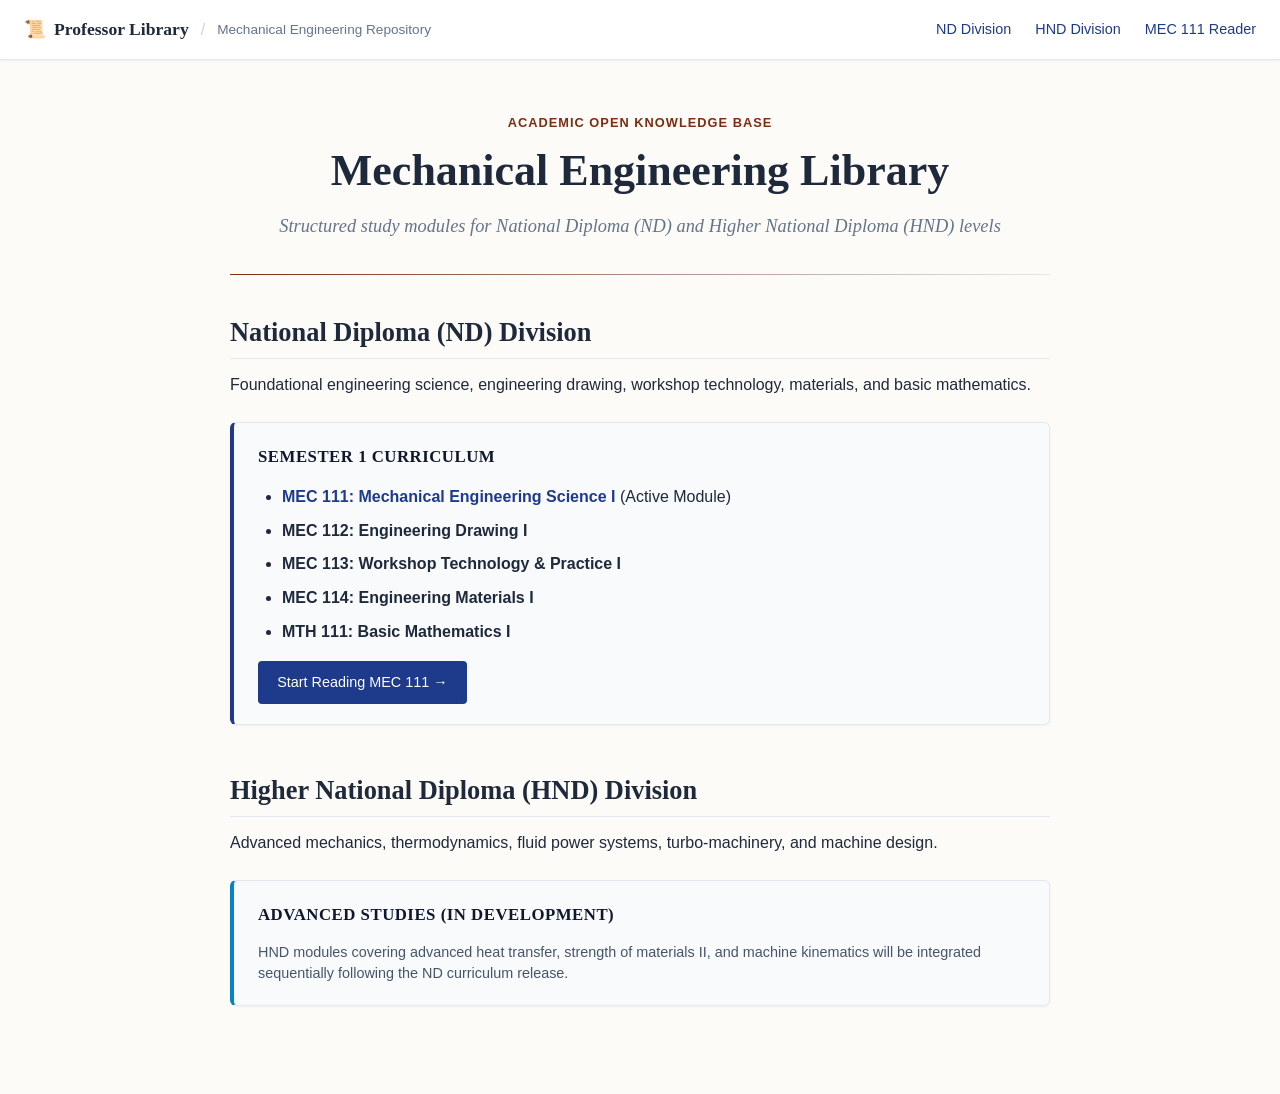
<file: index.html>
<!DOCTYPE html>
<html lang="en">
<head>
    <meta charset="UTF-8">
    <meta name="viewport" content="width=device-width, initial-scale=1.0">
    <title>Professor Library | Mechanical Engineering ND & HND Portal</title>
    <link rel="stylesheet" href="css/style.css">
    <link rel="stylesheet" href="css/library-theme.css">
</head>
<body class="library-portal">

    <!-- Header Navigation -->
    <header class="top-nav">
        <div class="nav-brand">
            <a href="index.html" class="brand-link">
                <span class="library-icon">📜</span>
                <span class="brand-title">Professor Library</span>
            </a>
            <span class="nav-divider">/</span>
            <span class="level-tag">Mechanical Engineering Repository</span>
        </div>
        <nav class="nav-links">
            <a href="#nd-division">ND Division</a>
            <a href="#hnd-division">HND Division</a>
            <a href="nd/semester-1/mechanical-science.html">MEC 111 Reader</a>
        </nav>
    </header>

    <!-- Main Content Container -->
    <main class="reading-canvas" style="padding-top: 3rem;">
        <div class="lecture-content">
            
            <!-- Hero Welcome Banner -->
            <header class="lecture-header" style="text-align: center;">
                <span class="meta-category">Academic Open Knowledge Base</span>
                <h1 style="font-size: 2.75rem;">Mechanical Engineering Library</h1>
                <p class="subtitle">Structured study modules for National Diploma (ND) and Higher National Diploma (HND) levels</p>
            </header>

            <hr class="section-divider">

            <!-- Division Selection Grid -->
            <section id="nd-division" class="lecture-section">
                <h2>National Diploma (ND) Division</h2>
                <p>Foundational engineering science, engineering drawing, workshop technology, materials, and basic mathematics.</p>
                
                <div class="formula-card" style="border-left-color: var(--accent-primary);">
                    <div class="formula-title">Semester 1 Curriculum</div>
                    <ul style="margin-bottom: 1rem;">
                        <li><strong><a href="nd/semester-1/mechanical-science.html">MEC 111: Mechanical Engineering Science I</a></strong> (Active Module)</li>
                        <li><strong>MEC 112: Engineering Drawing I</strong></li>
                        <li><strong>MEC 113: Workshop Technology & Practice I</strong></li>
                        <li><strong>MEC 114: Engineering Materials I</strong></li>
                        <li><strong>MTH 111: Basic Mathematics I</strong></li>
                    </ul>
                    <a href="nd/semester-1/mechanical-science.html" class="btn btn-primary">Start Reading MEC 111 →</a>
                </div>
            </section>

            <section id="hnd-division" class="lecture-section">
                <h2>Higher National Diploma (HND) Division</h2>
                <p>Advanced mechanics, thermodynamics, fluid power systems, turbo-machinery, and machine design.</p>
                
                <div class="formula-card">
                    <div class="formula-title">Advanced Studies (In Development)</div>
                    <p class="formula-caption">HND modules covering advanced heat transfer, strength of materials II, and machine kinematics will be integrated sequentially following the ND curriculum release.</p>
                </div>
            </section>

        </div>
    </main>

    <!-- Scripts -->
    <script src="js/main.js"></script>
</body>
</html>
</file>
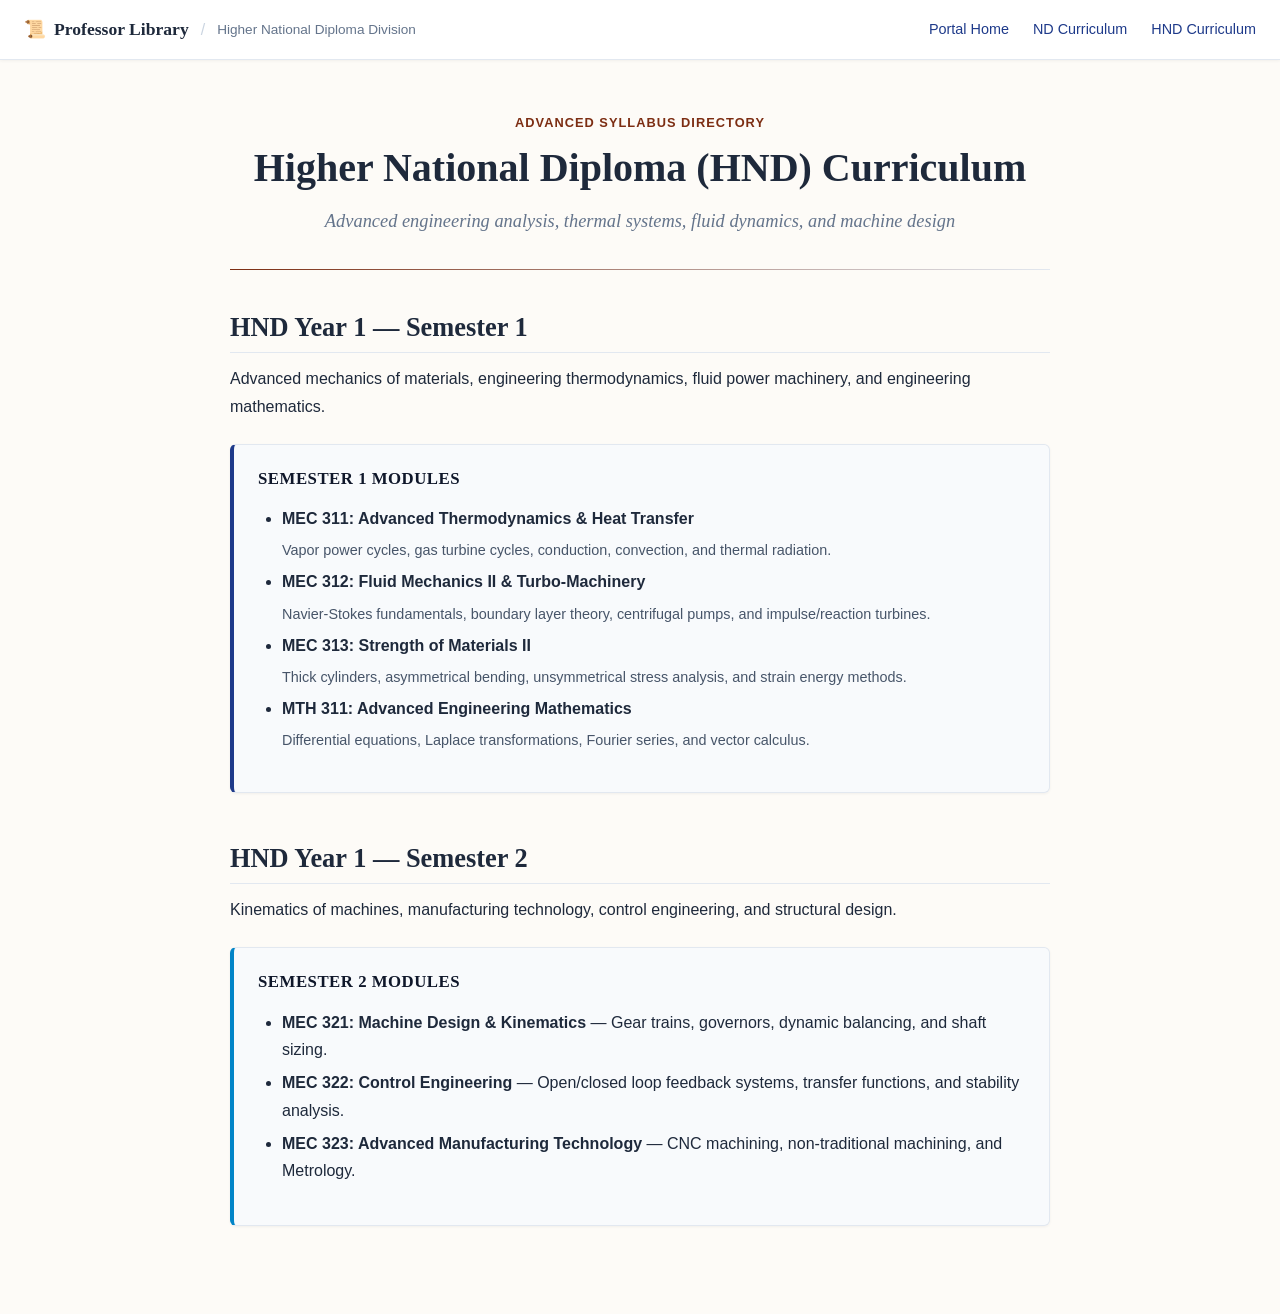
<file: hnd/hnd-index.html>
<!DOCTYPE html>
<html lang="en">
<head>
    <meta charset="UTF-8">
    <meta name="viewport" content="width=device-width, initial-scale=1.0">
    <title>Higher National Diploma (HND) Curriculum | Professor Library</title>
    <!-- Relative paths to root styles -->
    <link rel="stylesheet" href="../css/style.css">
    <link rel="stylesheet" href="../css/library-theme.css">
</head>
<body class="library-portal">

    <!-- Top Navigation Header -->
    <header class="top-nav">
        <div class="nav-brand">
            <a href="../index.html" class="brand-link">
                <span class="library-icon">📜</span>
                <span class="brand-title">Professor Library</span>
            </a>
            <span class="nav-divider">/</span>
            <span class="level-tag">Higher National Diploma Division</span>
        </div>
        <nav class="nav-links">
            <a href="../index.html">Portal Home</a>
            <a href="../nd/nd-index.html">ND Curriculum</a>
            <a href="hnd-index.html" class="active">HND Curriculum</a>
        </nav>
    </header>

    <!-- Main Content Canvas -->
    <main class="reading-canvas" style="padding-top: 3rem;">
        <div class="lecture-content">
            
            <header class="lecture-header" style="text-align: center;">
                <span class="meta-category">Advanced Syllabus Directory</span>
                <h1 style="font-size: 2.5rem;">Higher National Diploma (HND) Curriculum</h1>
                <p class="subtitle">Advanced engineering analysis, thermal systems, fluid dynamics, and machine design</p>
            </header>

            <hr class="section-divider">

            <!-- HND Year 1 — Semester 1 -->
            <section id="hnd-sem-1" class="lecture-section">
                <h2>HND Year 1 — Semester 1</h2>
                <p>Advanced mechanics of materials, engineering thermodynamics, fluid power machinery, and engineering mathematics.</p>
                
                <div class="formula-card" style="border-left-color: var(--accent-primary);">
                    <div class="formula-title">Semester 1 Modules</div>
                    <ul>
                        <li>
                            <strong>MEC 311: Advanced Thermodynamics & Heat Transfer</strong>
                            <p class="formula-caption">Vapor power cycles, gas turbine cycles, conduction, convection, and thermal radiation.</p>
                        </li>
                        <li>
                            <strong>MEC 312: Fluid Mechanics II & Turbo-Machinery</strong>
                            <p class="formula-caption">Navier-Stokes fundamentals, boundary layer theory, centrifugal pumps, and impulse/reaction turbines.</p>
                        </li>
                        <li>
                            <strong>MEC 313: Strength of Materials II</strong>
                            <p class="formula-caption">Thick cylinders, asymmetrical bending, unsymmetrical stress analysis, and strain energy methods.</p>
                        </li>
                        <li>
                            <strong>MTH 311: Advanced Engineering Mathematics</strong>
                            <p class="formula-caption">Differential equations, Laplace transformations, Fourier series, and vector calculus.</p>
                        </li>
                    </ul>
                </div>
            </section>

            <!-- HND Year 1 — Semester 2 -->
            <section id="hnd-sem-2" class="lecture-section">
                <h2>HND Year 1 — Semester 2</h2>
                <p>Kinematics of machines, manufacturing technology, control engineering, and structural design.</p>
                
                <div class="formula-card">
                    <div class="formula-title">Semester 2 Modules</div>
                    <ul>
                        <li><strong>MEC 321: Machine Design & Kinematics</strong> — Gear trains, governors, dynamic balancing, and shaft sizing.</li>
                        <li><strong>MEC 322: Control Engineering</strong> — Open/closed loop feedback systems, transfer functions, and stability analysis.</li>
                        <li><strong>MEC 323: Advanced Manufacturing Technology</strong> — CNC machining, non-traditional machining, and Metrology.</li>
                    </ul>
                </div>
            </section>

        </div>
    </main>

    <!-- Scripts -->
    <script src="../js/main.js"></script>
</body>
</html>
</file>
<file: css/style.css>
/* ==========================================================================
   PROFESSOR LIBRARY - GLOBAL BASE STYLES
   File: css/style.css
   ========================================================================== */

/* 1. CSS Custom Properties / Design Tokens */
:root {
    /* Color Palette */
    --bg-primary: #fdfbf7;       /* Warm parchment background */
    --bg-surface: #ffffff;       /* Pure white for reading cards */
    --bg-sidebar: #f4efe6;       /* Slightly deeper tone for sidebar */
    --text-main: #1e293b;        /* Deep slate body text */
    --text-muted: #64748b;       /* Muted gray for captions & metadata */
    --accent-primary: #1e3a8a;   /* Oxford Blue */
    --accent-secondary: #7c2d12; /* Deep Mahogany */
    --border-color: #e2e8f0;     /* Soft dividing lines */
    --border-dark: #cbd5e1;

    /* Typography */
    --font-heading: "Georgia", "Merriweather", serif;
    --font-body: -apple-system, BlinkMacSystemFont, "Segoe UI", Roboto, Oxygen, Ubuntu, Cantarell, sans-serif;
    --font-mono: "Fira Code", "Consolas", monospace;

    /* Spacing & Layout */
    --max-content-width: 820px;
    --sidebar-width: 280px;
    --nav-height: 60px;
    --radius-sm: 4px;
    --radius-md: 8px;
    --shadow-sm: 0 1px 3px rgba(0, 0, 0, 0.05);
    --shadow-md: 0 4px 6px -1px rgba(0, 0, 0, 0.1);
}

/* 2. Global Resets & Base Styles */
*, *::before, *::after {
    box-sizing: border-box;
    margin: 0;
    padding: 0;
}

html {
    font-size: 16px;
    scroll-behavior: smooth;
}

body {
    background-color: var(--bg-primary);
    color: var(--text-main);
    font-family: var(--font-body);
    line-height: 1.7;
    -webkit-font-smoothing: antialiased;
}

/* Typography Hierarchy */
h1, h2, h3, h4, h5, h6 {
    font-family: var(--font-heading);
    color: var(--text-main);
    line-height: 1.3;
    margin-bottom: 0.75rem;
}

h1 { font-size: 2.25rem; font-weight: 700; }
h2 { font-size: 1.65rem; font-weight: 700; margin-top: 2rem; }
h3 { font-size: 1.25rem; font-weight: 600; margin-top: 1.5rem; }

p {
    margin-bottom: 1.25rem;
}

a {
    color: var(--accent-primary);
    text-decoration: none;
    transition: color 0.2s ease;
}

a:hover {
    color: var(--accent-secondary);
}

ul, ol {
    margin-bottom: 1.25rem;
    padding-left: 1.5rem;
}

li {
    margin-bottom: 0.4rem;
}

/* 3. Navigation Bar Layout */
.top-nav {
    height: var(--nav-height);
    background-color: var(--bg-surface);
    border-bottom: 1px solid var(--border-color);
    display: flex;
    align-items: center;
    justify-content: space-between;
    padding: 0 1.5rem;
    position: sticky;
    top: 0;
    z-index: 100;
    box-shadow: var(--shadow-sm);
}

.nav-brand {
    display: flex;
    align-items: center;
    gap: 0.75rem;
}

.brand-link {
    display: flex;
    align-items: center;
    gap: 0.5rem;
    font-family: var(--font-heading);
    font-weight: 700;
    font-size: 1.1rem;
    color: var(--text-main);
}

.nav-divider {
    color: var(--border-dark);
}

.level-tag {
    font-size: 0.85rem;
    color: var(--text-muted);
    font-weight: 500;
}

.nav-links {
    display: flex;
    gap: 1.5rem;
    font-size: 0.9rem;
    font-weight: 500;
}

/* 4. Core Reader App Container Grid */
.reader-container {
    display: flex;
    min-height: calc(100vh - var(--nav-height));
}

/* Sidebar Layout */
.chapter-sidebar {
    width: var(--sidebar-width);
    background-color: var(--bg-sidebar);
    border-right: 1px solid var(--border-color);
    padding: 1.5rem 1rem;
    position: sticky;
    top: var(--nav-height);
    height: calc(100vh - var(--nav-height));
    overflow-y: auto;
    flex-shrink: 0;
}

/* Reading Canvas Layout */
.reading-canvas {
    flex-grow: 1;
    padding: 2.5rem 2rem;
    display: flex;
    justify-content: center;
}

.lecture-content {
    width: 100%;
    max-width: var(--max-content-width);
}

/* Buttons */
.btn {
    display: inline-block;
    padding: 0.6rem 1.2rem;
    border-radius: var(--radius-sm);
    font-weight: 500;
    font-size: 0.9rem;
    cursor: pointer;
    transition: all 0.2s ease;
}

.btn-primary {
    background-color: var(--accent-primary);
    color: #ffffff;
}

.btn-primary:hover {
    background-color: #1a3070;
    color: #ffffff;
}

.btn-secondary {
    background-color: transparent;
    color: var(--text-main);
    border: 1px solid var(--border-dark);
}

.btn-secondary:hover {
    background-color: #f1f5f9;
}

/* Responsive Rules */
@media (max-width: 850px) {
    .reader-container {
        flex-direction: column;
    }
    
    .chapter-sidebar {
        width: 100%;
        height: auto;
        position: static;
        border-right: none;
        border-bottom: 1px solid var(--border-color);
    }
    
    .level-tag {
        display: none;
    }
}
</file>
<file: css/library-theme.css>
/* ==========================================================================
   PROFESSOR LIBRARY - ACADEMIC THEME & COMPONENTS
   File: css/library-theme.css
   ========================================================================== */

/* 1. Chapter Sidebar Navigation Styling */
.sidebar-header {
    margin-bottom: 1.5rem;
    padding-bottom: 0.75rem;
    border-bottom: 2px solid var(--accent-secondary);
}

.sidebar-header h3 {
    font-size: 1.1rem;
    color: var(--text-main);
    margin-bottom: 0.2rem;
}

.course-code {
    font-size: 0.8rem;
    text-transform: uppercase;
    letter-spacing: 0.05em;
    color: var(--accent-secondary);
    font-weight: 600;
}

.module-nav ul {
    list-style: none;
    padding: 0;
    margin: 0;
}

.module-nav li {
    margin-bottom: 0.35rem;
}

.module-nav a {
    display: block;
    padding: 0.5rem 0.75rem;
    border-radius: var(--radius-sm);
    color: var(--text-muted);
    font-size: 0.88rem;
    font-weight: 500;
    transition: all 0.2s ease;
}

.module-nav a:hover {
    background-color: #eae3d5;
    color: var(--text-main);
}

.module-nav li.active a {
    background-color: var(--accent-primary);
    color: #ffffff;
    font-weight: 600;
}

/* 2. Lecture Header & Article Metadata */
.lecture-header {
    margin-bottom: 2rem;
}

.meta-category {
    display: inline-block;
    font-size: 0.8rem;
    text-transform: uppercase;
    letter-spacing: 0.08em;
    font-weight: 600;
    color: var(--accent-secondary);
    margin-bottom: 0.5rem;
}

.subtitle {
    font-size: 1.15rem;
    color: var(--text-muted);
    font-style: italic;
    font-family: var(--font-heading);
}

.section-divider {
    border: 0;
    height: 1px;
    background: linear-gradient(to right, var(--accent-secondary), var(--border-color));
    margin: 1.5rem 0 2.5rem 0;
}

/* 3. Academic Blocks: Formula Cards & Equation Display */
.formula-card {
    background-color: var(--bg-surface);
    border-left: 4px solid var(--accent-secondary);
    border-radius: var(--radius-sm);
    padding: 1.25rem 1.5rem;
    margin: 1.75rem 0;
    box-shadow: var(--shadow-sm);
    border-top: 1px solid var(--border-color);
    border-right: 1px solid var(--border-color);
    border-bottom: 1px solid var(--border-color);
}

.formula-title {
    font-family: var(--font-heading);
    font-weight: 700;
    font-size: 0.95rem;
    color: var(--accent-secondary);
    margin-bottom: 0.5rem;
    text-transform: uppercase;
    letter-spacing: 0.03em;
}

.formula-display {
    font-size: 1.2rem;
    text-align: center;
    padding: 0.75rem 0;
    margin-bottom: 0.5rem;
    overflow-x: auto;
}

.formula-caption {
    font-size: 0.85rem;
    color: var(--text-muted);
    margin-bottom: 0;
}

.equation-block {
    background-color: #f8f6f0;
    padding: 1rem 1.5rem;
    border-radius: var(--radius-sm);
    border: 1px dashed var(--border-dark);
    margin: 1.5rem 0;
    text-align: center;
    font-size: 1.15rem;
    overflow-x: auto;
}

/* 4. Reading Canvas Sectioning & Footer Controls */
.lecture-section {
    margin-bottom: 3rem;
}

.lecture-section h2 {
    border-bottom: 1px solid var(--border-color);
    padding-bottom: 0.5rem;
}

.reading-footer {
    display: flex;
    justify-content: space-between;
    align-items: center;
    padding-top: 2rem;
    margin-top: 3rem;
    border-top: 1px solid var(--border-color);
}

@media (max-width: 600px) {
    .reading-footer {
        flex-direction: column;
        gap: 1rem;
    }
    .reading-footer .btn {
        width: 100%;
        text-align: center;
    }
}

/* Formula Card Container */
.formula-card {
    background: #f8fafc;
    border-left: 4px solid #0284c7;
    border-radius: 6px;
    padding: 1.25rem 1.5rem;
    margin: 1.5rem 0;
    box-shadow: 0 1px 3px rgba(0,0,0,0.05);
}

.formula-title {
    font-weight: 700;
    font-size: 1.05rem;
    color: #0f172a;
    margin-bottom: 0.75rem;
}

.formula-display {
    font-size: 1.15rem;
    margin: 1rem 0;
    text-align: center;
}

.formula-caption {
    font-size: 0.9rem;
    color: #475569;
    line-height: 1.5;
    margin-top: 0.5rem;
}

/* Standalone Equation Display Blocks */
.equation-block {
    background: #ffffff;
    border: 1px solid #e2e8f0;
    border-radius: 6px;
    padding: 1rem;
    margin: 1.25rem 0;
    text-align: center;
    overflow-x: auto; /* Responsive horizontal scrollbar for ultra-wide equations */
}

/* Responsive MathJax Overrides */
mjx-container[jax="CHTML"][display="true"] {
    display: block;
    text-align: center;
    margin: 0.75em 0 !important;
    max-width: 100%;
    overflow-x: auto;
    overflow-y: hidden;
}

mjx-container:focus {
    outline: none !important;
}
</file>
